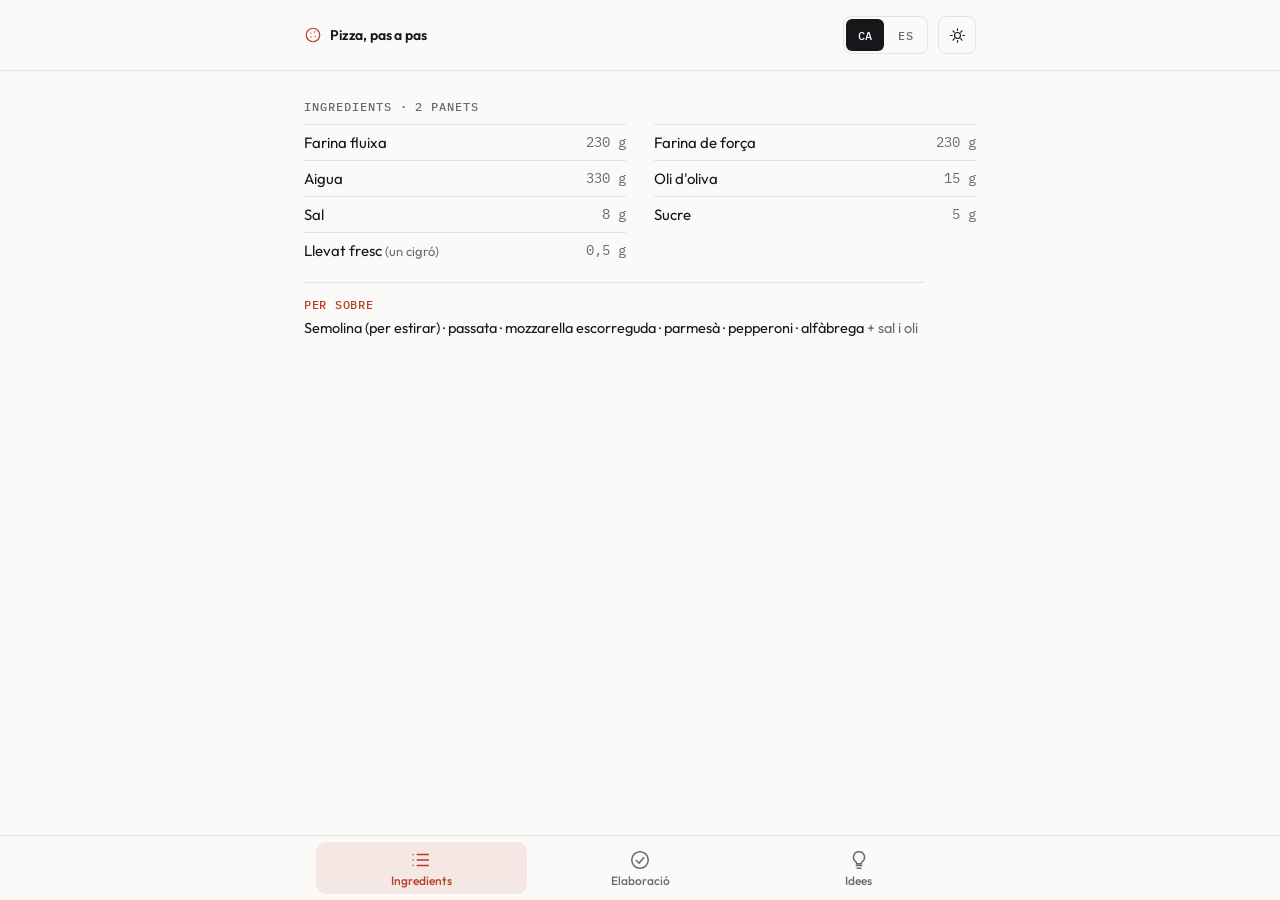
<file: index.html>
<!doctype html>
<html lang="ca" data-theme="light">
<head>
<meta charset="utf-8">
<meta name="viewport" content="width=device-width, initial-scale=1">
<title>Pizza, pas a pas</title>
<meta name="description" content="Recepta de pizza napolitana casolana, pas a pas — massa amb fermentació en fred i doble cocció.">
<link rel="preconnect" href="https://fonts.googleapis.com">
<link rel="preconnect" href="https://fonts.gstatic.com" crossorigin>
<link href="https://fonts.googleapis.com/css2?family=Outfit:wght@400;500;600&family=IBM+Plex+Mono:wght@400;500&display=swap" rel="stylesheet">
<link rel="stylesheet" href="style.css">
<link rel="manifest" href="manifest.webmanifest">
<link rel="icon" href="icons/icon-192.png" type="image/png">
<link rel="apple-touch-icon" href="icons/icon-192.png">
<meta name="theme-color" content="#fbfaf8" media="(prefers-color-scheme: light)">
<meta name="theme-color" content="#101012" media="(prefers-color-scheme: dark)">
<meta name="apple-mobile-web-app-capable" content="yes">
<meta name="apple-mobile-web-app-status-bar-style" content="black-translucent">
<meta name="apple-mobile-web-app-title" content="Pizza">
<script>
  // set the theme before first paint so dark mode never flashes light
  (function () {
    var t = null;
    try { t = localStorage.getItem('theme'); } catch (e) {}
    if (t !== 'dark' && t !== 'light') t = matchMedia('(prefers-color-scheme: dark)').matches ? 'dark' : 'light';
    document.documentElement.setAttribute('data-theme', t);
  })();
</script>
</head>
<body data-lang="ca">

<svg width="0" height="0" style="position:absolute" aria-hidden="true">
  <symbol id="i-repeat" viewBox="0 0 24 24"><path d="M17 2l4 4-4 4M3 11V9a3 3 0 0 1 3-3h15M7 22l-4-4 4-4M21 13v2a3 3 0 0 1-3 3H3" fill="none" stroke="currentColor" stroke-width="2" stroke-linecap="round" stroke-linejoin="round"/></symbol>
  <symbol id="i-chev" viewBox="0 0 24 24"><path d="M6 9l6 6 6-6" fill="none" stroke="currentColor" stroke-width="2" stroke-linecap="round" stroke-linejoin="round"/></symbol>
  <symbol id="i-tick" viewBox="0 0 24 24"><path d="M5 12.5l4.5 4.5L19 7" fill="none" stroke="currentColor" stroke-width="2.4" stroke-linecap="round" stroke-linejoin="round"/></symbol>
</svg>

<header class="topbar">
  <div class="topbar-inner">
    <h1 class="mark">
      <svg width="18" height="18" viewBox="0 0 24 24" fill="none" stroke="currentColor" stroke-width="1.6" aria-hidden="true"><circle cx="12" cy="12" r="9"/><circle cx="9" cy="9.5" r="0.9" fill="currentColor" stroke="none"/><circle cx="14" cy="8" r="0.9" fill="currentColor" stroke="none"/><circle cx="15" cy="14" r="0.9" fill="currentColor" stroke="none"/><circle cx="9.5" cy="14.5" r="0.9" fill="currentColor" stroke="none"/></svg>
      <span>Pizza, pas a pas</span>
    </h1>
    <div class="topbar-controls">
      <div class="lang-toggle" role="group" aria-label="Idioma">
        <button type="button" class="lang-btn" data-lang-btn="ca" aria-pressed="true">CA</button>
        <button type="button" class="lang-btn" data-lang-btn="es" aria-pressed="false">ES</button>
      </div>
      <button type="button" class="theme-btn" id="themeBtn" aria-label="Tema fosc" aria-pressed="false">
        <svg class="icon-sun" width="17" height="17" viewBox="0 0 24 24" fill="none" stroke="currentColor" stroke-width="1.6" stroke-linecap="round"><circle cx="12" cy="12" r="4.2"/><path d="M12 2.5v2.5M12 19v2.5M4.5 12H2M22 12h-2.5M5.6 5.6l1.8 1.8M16.6 16.6l1.8 1.8M18.4 5.6l-1.8 1.8M7.4 16.6l-1.8 1.8"/></svg>
        <svg class="icon-moon" width="17" height="17" viewBox="0 0 24 24" fill="none" stroke="currentColor" stroke-width="1.6" stroke-linecap="round" stroke-linejoin="round"><path d="M20 14.5A8.5 8.5 0 1 1 9.5 4a6.8 6.8 0 0 0 10.5 10.5Z"/></svg>
      </button>
    </div>
  </div>
</header>

<main class="wrap">

  <article class="lang-block" data-lang="ca">

    <section class="ingredients panel" data-tab="ingredients" id="panel-ingredients-ca">
      <h2>Ingredients · 2 panets</h2>
      <ul class="ing-list">
        <li><span>Farina fluixa</span><span class="ing-val">230 g</span></li>
        <li><span>Farina de força</span><span class="ing-val">230 g</span></li>
        <li><span>Aigua</span><span class="ing-val">330 g</span></li>
        <li><span>Oli d'oliva</span><span class="ing-val">15 g</span></li>
        <li><span>Sal</span><span class="ing-val">8 g</span></li>
        <li><span>Sucre</span><span class="ing-val">5 g</span></li>
        <li><span>Llevat fresc <span class="ing-hint">(un cigró)</span></span><span class="ing-val">0,5 g</span></li>
      </ul>
      <p class="ing-top"><span class="ing-label">Per sobre</span> Semolina (per estirar) · passata · mozzarella escorreguda · parmesà · pepperoni · alfàbrega <span class="plus">+ sal i oli</span></p>
    </section>

    <section class="steps panel" data-tab="steps" id="panel-steps-ca" hidden>
      <div class="steps-head"><h2><span class="h-t">Elaboració</span><span class="tally"><span class="tally-n"><span>0</span></span>/8</span></h2><button type="button" class="reset-btn" hidden>Tornar a començar</button></div>
      <ol class="step-list">
      <li class="step" data-id="1"><button type="button" class="step-btn" aria-pressed="false">
        <span class="step-num"><span class="n">1</span><svg class="tick" width="16" height="16"><use href="#i-tick"/></svg></span>
        <span class="step-body">
          <span class="step-head"><span class="step-title">Mesclar</span><span class="step-tags"><span class="step-time">30 s</span></span></span>
          <span class="step-detail"><span class="step-detail-in">Tot al bol, llevat dissolt en l'aigua. Barrejar sense amassar.</span></span>
        </span>
      </button></li>
      <li class="step" data-id="2"><button type="button" class="step-btn" aria-pressed="false">
        <span class="step-num"><span class="n">2</span><svg class="tick" width="16" height="16"><use href="#i-tick"/></svg></span>
        <span class="step-body">
          <span class="step-head"><span class="step-title">Reposar i plegar</span><span class="step-tags"><span class="rep"><svg width="13" height="13"><use href="#i-repeat"/></svg>×2–4</span></span></span>
          <span class="step-detail"><span class="step-detail-in"><span class="sub"><span class="sub-l">Reposa</span><span class="sub-d">Tapat, 15–20 min.</span></span><span class="sub"><span class="sub-l">Plega</span><span class="sub-d">Desenganxar, aixecar i doblegar la massa; girar 90°. Fins que quedi llisa.</span></span></span></span>
        </span>
      </button></li>
      <li class="step" data-id="3"><button type="button" class="step-btn" aria-pressed="false">
        <span class="step-num"><span class="n">3</span><svg class="tick" width="16" height="16"><use href="#i-tick"/></svg></span>
        <span class="step-body">
          <span class="step-head"><span class="step-title">Nevera</span><span class="step-tags"><span class="step-time">12 h</span></span></span>
          <span class="step-detail"><span class="step-detail-in">Tapat, d'un dia per l'altre.</span></span>
        </span>
      </button></li>
      <li class="step" data-id="4"><button type="button" class="step-btn" aria-pressed="false">
        <span class="step-num"><span class="n">4</span><svg class="tick" width="16" height="16"><use href="#i-tick"/></svg></span>
        <span class="step-body">
          <span class="step-head"><span class="step-title">Dividir</span><span class="step-tags"><span class="step-time">~260 g</span></span></span>
          <span class="step-detail"><span class="step-detail-in">Sobre una taula humida.</span></span>
        </span>
      </button></li>
      <li class="step" data-id="5"><button type="button" class="step-btn" aria-pressed="false">
        <span class="step-num"><span class="n">5</span><svg class="tick" width="16" height="16"><use href="#i-tick"/></svg></span>
        <span class="step-body">
          <span class="step-head"><span class="step-title">Boles a temperatura ambient</span><span class="step-tags"><span class="step-time">unes hores</span></span></span>
          <span class="step-detail"><span class="step-detail-in">Boles tapades, fins que tinguin bombolles.</span></span>
        </span>
      </button></li>
      <li class="step" data-id="6"><button type="button" class="step-btn" aria-pressed="false">
        <span class="step-num"><span class="n">6</span><svg class="tick" width="16" height="16"><use href="#i-tick"/></svg></span>
        <span class="step-body">
          <span class="step-head"><span class="step-title">Forn</span><span class="step-tags"><span class="step-time">250 °C · 45 min</span></span></span>
          <span class="step-detail"><span class="step-detail-in">Safata cap per avall a dalt. Calor a dalt i a baix.</span></span>
        </span>
      </button></li>
      <li class="step" data-id="7"><button type="button" class="step-btn" aria-pressed="false">
        <span class="step-num"><span class="n">7</span><svg class="tick" width="16" height="16"><use href="#i-tick"/></svg></span>
        <span class="step-body">
          <span class="step-head"><span class="step-title">Estirar i muntar</span><span class="step-tags"></span></span>
          <span class="step-detail"><span class="step-detail-in">Sobre semolina, des del centre amb els dits plans (mai de punta). A la pala: 2½ cullerades de passata, sal, oli.</span></span>
        </span>
      </button></li>
      <li class="step" data-id="8"><button type="button" class="step-btn" aria-pressed="false">
        <span class="step-num"><span class="n">8</span><svg class="tick" width="16" height="16"><use href="#i-tick"/></svg></span>
        <span class="step-body">
          <span class="step-head"><span class="step-title">Coure</span><span class="step-tags"><span class="rep"><svg width="13" height="13"><use href="#i-repeat"/></svg>×2</span></span></span>
          <span class="step-detail"><span class="step-detail-in"><span class="sub"><span class="sub-l">Base</span><span class="sub-d">3–4 min · Vora inflada, sense color.</span></span><span class="sub"><span class="sub-l">Acabat</span><span class="sub-d">2–3 min · Alfàbrega, mozzarella, pepperoni, parmesà. Grill si en té. Oli i tisores.</span></span></span></span>
        </span>
      </button></li>
      </ol>
    </section>

    <section class="ideas panel" data-tab="ideas" id="panel-ideas-ca" hidden>
      <h2>Idees</h2>
      <ul class="idea-list">
        <li class="idea" style="--i:0"><button type="button" class="idea-btn" aria-haspopup="dialog">
          <span class="idea-head"><span class="idea-title">Margherita</span><svg class="chev" width="16" height="16" aria-hidden="true"><use href="#i-chev"/></svg></span>
          <span class="idea-ing">Passata · mozzarella · alfàbrega · oli</span>
          <span class="idea-ins" hidden>Primera cocció amb passata. Treure, afegir la mozzarella a trossos i tornar-la al forn. Acabar amb alfàbrega fresca i un rajolí d'oli.</span>
        </button></li>
        <li class="idea" style="--i:1"><button type="button" class="idea-btn" aria-haspopup="dialog">
          <span class="idea-head"><span class="idea-title">Marinara</span><svg class="chev" width="16" height="16" aria-hidden="true"><use href="#i-chev"/></svg></span>
          <span class="idea-ing">Passata · all · orenga · oli</span>
          <span class="idea-ins" hidden>Sense formatge. Passata, all laminat i orenga abans de la primera cocció. Un bon rajolí d'oli al final.</span>
        </button></li>
        <li class="idea" style="--i:2"><button type="button" class="idea-btn" aria-haspopup="dialog">
          <span class="idea-head"><span class="idea-title">Diavola</span><svg class="chev" width="16" height="16" aria-hidden="true"><use href="#i-chev"/></svg></span>
          <span class="idea-ing">Passata · mozzarella · pepperoni · oli picant</span>
          <span class="idea-ins" hidden>Com la Margherita, afegint el pepperoni a la segona cocció perquè es torri una mica. Oli picant al final.</span>
        </button></li>
        <li class="idea" style="--i:3"><button type="button" class="idea-btn" aria-haspopup="dialog">
          <span class="idea-head"><span class="idea-title">Quatre formatges</span><svg class="chev" width="16" height="16" aria-hidden="true"><use href="#i-chev"/></svg></span>
          <span class="idea-ing">Mozzarella · gorgonzola · parmesà · provolone</span>
          <span class="idea-ins" hidden>Passata fina o res. A la segona cocció, repartir els quatre formatges. Deixar-la fins que faci bombolles.</span>
        </button></li>
        <li class="idea" style="--i:4"><button type="button" class="idea-btn" aria-haspopup="dialog">
          <span class="idea-head"><span class="idea-title">Prosciutto e funghi</span><svg class="chev" width="16" height="16" aria-hidden="true"><use href="#i-chev"/></svg></span>
          <span class="idea-ing">Passata · mozzarella · xampinyons · pernil cuit</span>
          <span class="idea-ins" hidden>Saltar els xampinyons en sec perquè no deixin aigua. Posar-los a la segona cocció i el pernil en sortir del forn.</span>
        </button></li>
        <li class="idea" style="--i:5"><button type="button" class="idea-btn" aria-haspopup="dialog">
          <span class="idea-head"><span class="idea-title">Napoli</span><svg class="chev" width="16" height="16" aria-hidden="true"><use href="#i-chev"/></svg></span>
          <span class="idea-ing">Passata · mozzarella · anxoves · olives · orenga</span>
          <span class="idea-ins" hidden>Primera cocció amb passata. A la segona, mozzarella, anxoves i olives. Poca sal: les anxoves ja en porten.</span>
        </button></li>
        <li class="idea" style="--i:6"><button type="button" class="idea-btn" aria-haspopup="dialog">
          <span class="idea-head"><span class="idea-title">Capricciosa</span><svg class="chev" width="16" height="16" aria-hidden="true"><use href="#i-chev"/></svg></span>
          <span class="idea-ing">Passata · mozzarella · pernil cuit · xampinyons · carxofes</span>
          <span class="idea-ins" hidden>Tot a la segona cocció, ben escorregut. Carxofes i xampinyons en làmines fines.</span>
        </button></li>
        <li class="idea" style="--i:7"><button type="button" class="idea-btn" aria-haspopup="dialog">
          <span class="idea-head"><span class="idea-title">Bianca de patata</span><svg class="chev" width="16" height="16" aria-hidden="true"><use href="#i-chev"/></svg></span>
          <span class="idea-ing">Patata · ceba · romaní · mozzarella · oli</span>
          <span class="idea-ins" hidden>Sense passata. Patata en rodanxes molt fines, ceba i romaní sobre oli. A la segona cocció, mozzarella.</span>
        </button></li>
        <li class="idea" style="--i:8"><button type="button" class="idea-btn" aria-haspopup="dialog">
          <span class="idea-head"><span class="idea-title">Vegetariana</span><svg class="chev" width="16" height="16" aria-hidden="true"><use href="#i-chev"/></svg></span>
          <span class="idea-ing">Passata · mozzarella · pebrot · carbassó · alberginia</span>
          <span class="idea-ins" hidden>Rostir o saltar abans les verdures, que no portin aigua. Posar-les a la segona cocció.</span>
        </button></li>
        <li class="idea" style="--i:9"><button type="button" class="idea-btn" aria-haspopup="dialog">
          <span class="idea-head"><span class="idea-title">Burrata i pesto</span><svg class="chev" width="16" height="16" aria-hidden="true"><use href="#i-chev"/></svg></span>
          <span class="idea-ing">Mozzarella · pesto · burrata · tomàquets cirerol</span>
          <span class="idea-ins" hidden>Primera cocció amb mozzarella. En sortir, burrata a trossos, pesto i cirerols tallats.</span>
        </button></li>
      </ul>
    </section>
  </article>

  <article class="lang-block" data-lang="es" hidden>

    <section class="ingredients panel" data-tab="ingredients" id="panel-ingredients-es">
      <h2>Ingredientes · 2 bolas</h2>
      <ul class="ing-list">
        <li><span>Harina floja</span><span class="ing-val">230 g</span></li>
        <li><span>Harina de fuerza</span><span class="ing-val">230 g</span></li>
        <li><span>Agua</span><span class="ing-val">330 g</span></li>
        <li><span>Aceite de oliva</span><span class="ing-val">15 g</span></li>
        <li><span>Sal</span><span class="ing-val">8 g</span></li>
        <li><span>Azúcar</span><span class="ing-val">5 g</span></li>
        <li><span>Levadura fresca <span class="ing-hint">(un garbanzo)</span></span><span class="ing-val">0,5 g</span></li>
      </ul>
      <p class="ing-top"><span class="ing-label">Encima</span> Sémola (para estirar) · tomate triturado · mozzarella escurrida · parmesano · pepperoni · albahaca <span class="plus">+ sal y aceite</span></p>
    </section>

    <section class="steps panel" data-tab="steps" id="panel-steps-es" hidden>
      <div class="steps-head"><h2><span class="h-t">Elaboración</span><span class="tally"><span class="tally-n"><span>0</span></span>/8</span></h2><button type="button" class="reset-btn" hidden>Empezar de nuevo</button></div>
      <ol class="step-list">
      <li class="step" data-id="1"><button type="button" class="step-btn" aria-pressed="false">
        <span class="step-num"><span class="n">1</span><svg class="tick" width="16" height="16"><use href="#i-tick"/></svg></span>
        <span class="step-body">
          <span class="step-head"><span class="step-title">Mezclar</span><span class="step-tags"><span class="step-time">30 s</span></span></span>
          <span class="step-detail"><span class="step-detail-in">Todo al bol, levadura disuelta en el agua. Mezclar sin amasar.</span></span>
        </span>
      </button></li>
      <li class="step" data-id="2"><button type="button" class="step-btn" aria-pressed="false">
        <span class="step-num"><span class="n">2</span><svg class="tick" width="16" height="16"><use href="#i-tick"/></svg></span>
        <span class="step-body">
          <span class="step-head"><span class="step-title">Reposar y plegar</span><span class="step-tags"><span class="rep"><svg width="13" height="13"><use href="#i-repeat"/></svg>×2–4</span></span></span>
          <span class="step-detail"><span class="step-detail-in"><span class="sub"><span class="sub-l">Reposa</span><span class="sub-d">Tapado, 15–20 min.</span></span><span class="sub"><span class="sub-l">Pliega</span><span class="sub-d">Despegar, levantar y doblar la masa; girar 90°. Hasta que quede lisa.</span></span></span></span>
        </span>
      </button></li>
      <li class="step" data-id="3"><button type="button" class="step-btn" aria-pressed="false">
        <span class="step-num"><span class="n">3</span><svg class="tick" width="16" height="16"><use href="#i-tick"/></svg></span>
        <span class="step-body">
          <span class="step-head"><span class="step-title">Nevera</span><span class="step-tags"><span class="step-time">12 h</span></span></span>
          <span class="step-detail"><span class="step-detail-in">Tapado, de un día para otro.</span></span>
        </span>
      </button></li>
      <li class="step" data-id="4"><button type="button" class="step-btn" aria-pressed="false">
        <span class="step-num"><span class="n">4</span><svg class="tick" width="16" height="16"><use href="#i-tick"/></svg></span>
        <span class="step-body">
          <span class="step-head"><span class="step-title">Dividir</span><span class="step-tags"><span class="step-time">~260 g</span></span></span>
          <span class="step-detail"><span class="step-detail-in">Sobre una mesa húmeda.</span></span>
        </span>
      </button></li>
      <li class="step" data-id="5"><button type="button" class="step-btn" aria-pressed="false">
        <span class="step-num"><span class="n">5</span><svg class="tick" width="16" height="16"><use href="#i-tick"/></svg></span>
        <span class="step-body">
          <span class="step-head"><span class="step-title">Bolas a temperatura ambiente</span><span class="step-tags"><span class="step-time">unas horas</span></span></span>
          <span class="step-detail"><span class="step-detail-in">Bolas tapadas, hasta que tengan burbujas.</span></span>
        </span>
      </button></li>
      <li class="step" data-id="6"><button type="button" class="step-btn" aria-pressed="false">
        <span class="step-num"><span class="n">6</span><svg class="tick" width="16" height="16"><use href="#i-tick"/></svg></span>
        <span class="step-body">
          <span class="step-head"><span class="step-title">Horno</span><span class="step-tags"><span class="step-time">250 °C · 45 min</span></span></span>
          <span class="step-detail"><span class="step-detail-in">Bandeja boca abajo arriba. Calor arriba y abajo.</span></span>
        </span>
      </button></li>
      <li class="step" data-id="7"><button type="button" class="step-btn" aria-pressed="false">
        <span class="step-num"><span class="n">7</span><svg class="tick" width="16" height="16"><use href="#i-tick"/></svg></span>
        <span class="step-body">
          <span class="step-head"><span class="step-title">Estirar y montar</span><span class="step-tags"></span></span>
          <span class="step-detail"><span class="step-detail-in">Sobre sémola, desde el centro con los dedos planos (nunca de punta). A la pala: 2½ cucharadas de tomate, sal, aceite.</span></span>
        </span>
      </button></li>
      <li class="step" data-id="8"><button type="button" class="step-btn" aria-pressed="false">
        <span class="step-num"><span class="n">8</span><svg class="tick" width="16" height="16"><use href="#i-tick"/></svg></span>
        <span class="step-body">
          <span class="step-head"><span class="step-title">Cocer</span><span class="step-tags"><span class="rep"><svg width="13" height="13"><use href="#i-repeat"/></svg>×2</span></span></span>
          <span class="step-detail"><span class="step-detail-in"><span class="sub"><span class="sub-l">Base</span><span class="sub-d">3–4 min · Borde hinchado, sin color.</span></span><span class="sub"><span class="sub-l">Acabado</span><span class="sub-d">2–3 min · Albahaca, mozzarella, pepperoni, parmesano. Grill si tiene. Aceite y tijeras.</span></span></span></span>
        </span>
      </button></li>
      </ol>
    </section>

    <section class="ideas panel" data-tab="ideas" id="panel-ideas-es" hidden>
      <h2>Ideas</h2>
      <ul class="idea-list">
        <li class="idea" style="--i:0"><button type="button" class="idea-btn" aria-haspopup="dialog">
          <span class="idea-head"><span class="idea-title">Margherita</span><svg class="chev" width="16" height="16" aria-hidden="true"><use href="#i-chev"/></svg></span>
          <span class="idea-ing">Tomate · mozzarella · albahaca · aceite</span>
          <span class="idea-ins" hidden>Primera cocción con tomate. Sacar, añadir la mozzarella a trozos y volver al horno. Terminar con albahaca fresca y un chorrito de aceite.</span>
        </button></li>
        <li class="idea" style="--i:1"><button type="button" class="idea-btn" aria-haspopup="dialog">
          <span class="idea-head"><span class="idea-title">Marinara</span><svg class="chev" width="16" height="16" aria-hidden="true"><use href="#i-chev"/></svg></span>
          <span class="idea-ing">Tomate · ajo · orégano · aceite</span>
          <span class="idea-ins" hidden>Sin queso. Tomate, ajo laminado y orégano antes de la primera cocción. Un buen chorro de aceite al final.</span>
        </button></li>
        <li class="idea" style="--i:2"><button type="button" class="idea-btn" aria-haspopup="dialog">
          <span class="idea-head"><span class="idea-title">Diavola</span><svg class="chev" width="16" height="16" aria-hidden="true"><use href="#i-chev"/></svg></span>
          <span class="idea-ing">Tomate · mozzarella · pepperoni · aceite picante</span>
          <span class="idea-ins" hidden>Como la Margherita, añadiendo el pepperoni en la segunda cocción para que se tueste un poco. Aceite picante al final.</span>
        </button></li>
        <li class="idea" style="--i:3"><button type="button" class="idea-btn" aria-haspopup="dialog">
          <span class="idea-head"><span class="idea-title">Cuatro quesos</span><svg class="chev" width="16" height="16" aria-hidden="true"><use href="#i-chev"/></svg></span>
          <span class="idea-ing">Mozzarella · gorgonzola · parmesano · provolone</span>
          <span class="idea-ins" hidden>Tomate fino o nada. En la segunda cocción, repartir los cuatro quesos. Dejar hasta que burbujee.</span>
        </button></li>
        <li class="idea" style="--i:4"><button type="button" class="idea-btn" aria-haspopup="dialog">
          <span class="idea-head"><span class="idea-title">Prosciutto e funghi</span><svg class="chev" width="16" height="16" aria-hidden="true"><use href="#i-chev"/></svg></span>
          <span class="idea-ing">Tomate · mozzarella · champiñones · jamón cocido</span>
          <span class="idea-ins" hidden>Saltear los champiñones en seco para que no suelten agua. Ponerlos en la segunda cocción y el jamón al sacarla.</span>
        </button></li>
        <li class="idea" style="--i:5"><button type="button" class="idea-btn" aria-haspopup="dialog">
          <span class="idea-head"><span class="idea-title">Napoli</span><svg class="chev" width="16" height="16" aria-hidden="true"><use href="#i-chev"/></svg></span>
          <span class="idea-ing">Tomate · mozzarella · anchoas · aceitunas · orégano</span>
          <span class="idea-ins" hidden>Primera cocción con tomate. En la segunda, mozzarella, anchoas y aceitunas. Poca sal: las anchoas ya llevan.</span>
        </button></li>
        <li class="idea" style="--i:6"><button type="button" class="idea-btn" aria-haspopup="dialog">
          <span class="idea-head"><span class="idea-title">Capricciosa</span><svg class="chev" width="16" height="16" aria-hidden="true"><use href="#i-chev"/></svg></span>
          <span class="idea-ing">Tomate · mozzarella · jamón cocido · champiñones · alcachofas</span>
          <span class="idea-ins" hidden>Todo en la segunda cocción, bien escurrido. Alcachofas y champiñones en láminas finas.</span>
        </button></li>
        <li class="idea" style="--i:7"><button type="button" class="idea-btn" aria-haspopup="dialog">
          <span class="idea-head"><span class="idea-title">Bianca de patata</span><svg class="chev" width="16" height="16" aria-hidden="true"><use href="#i-chev"/></svg></span>
          <span class="idea-ing">Patata · cebolla · romero · mozzarella · aceite</span>
          <span class="idea-ins" hidden>Sin tomate. Patata en rodajas muy finas, cebolla y romero sobre aceite. En la segunda cocción, mozzarella.</span>
        </button></li>
        <li class="idea" style="--i:8"><button type="button" class="idea-btn" aria-haspopup="dialog">
          <span class="idea-head"><span class="idea-title">Vegetariana</span><svg class="chev" width="16" height="16" aria-hidden="true"><use href="#i-chev"/></svg></span>
          <span class="idea-ing">Tomate · mozzarella · pimiento · calabacín · berenjena</span>
          <span class="idea-ins" hidden>Asar o saltear antes las verduras para que no suelten agua. Ponerlas en la segunda cocción.</span>
        </button></li>
        <li class="idea" style="--i:9"><button type="button" class="idea-btn" aria-haspopup="dialog">
          <span class="idea-head"><span class="idea-title">Burrata y pesto</span><svg class="chev" width="16" height="16" aria-hidden="true"><use href="#i-chev"/></svg></span>
          <span class="idea-ing">Mozzarella · pesto · burrata · tomates cherry</span>
          <span class="idea-ins" hidden>Primera cocción con mozzarella. Al sacarla, burrata a trozos, pesto y cherrys cortados.</span>
        </button></li>
      </ul>
    </section>
  </article>

</main>

<nav class="tabbar" aria-label="Seccions" data-active="ingredients">
<div class="tabs"><span class="tab-ind" aria-hidden="true"></span>
  <button type="button" class="tab" data-tab-btn="ingredients" aria-controls="panel-ingredients-ca panel-ingredients-es" aria-pressed="true">
    <svg width="22" height="22" viewBox="0 0 24 24" fill="none" stroke="currentColor" stroke-width="1.7" stroke-linecap="round" stroke-linejoin="round" aria-hidden="true"><path d="M8 6h12M8 12h12M8 18h12M3.5 6h.01M3.5 12h.01M3.5 18h.01"/></svg>
    <span class="tab-l" data-l="ca">Ingredients</span><span class="tab-l" data-l="es">Ingredientes</span>
  </button>
  <button type="button" class="tab" data-tab-btn="steps" aria-controls="panel-steps-ca panel-steps-es" aria-pressed="false">
    <svg width="22" height="22" viewBox="0 0 24 24" fill="none" stroke="currentColor" stroke-width="1.7" stroke-linecap="round" stroke-linejoin="round" aria-hidden="true"><circle cx="12" cy="12" r="9"/><path d="M8 12.5l3 3 5-6"/></svg>
    <span class="tab-l" data-l="ca">Elaboració</span><span class="tab-l" data-l="es">Elaboración</span>
  </button>
  <button type="button" class="tab" data-tab-btn="ideas" aria-controls="panel-ideas-ca panel-ideas-es" aria-pressed="false">
    <svg width="22" height="22" viewBox="0 0 24 24" fill="none" stroke="currentColor" stroke-width="1.7" stroke-linecap="round" stroke-linejoin="round" aria-hidden="true"><path d="M9 18h6M10 21h4M12 3a6 6 0 0 0-3.5 10.9c.6.5 1 1.2 1 2.1h5c0-.9.4-1.6 1-2.1A6 6 0 0 0 12 3z"/></svg>
    <span class="tab-l" data-l="ca">Idees</span><span class="tab-l" data-l="es">Ideas</span>
  </button>
</div>
</nav>

<dialog class="sheet" id="sheet" aria-labelledby="sheet-title">
  <div class="sheet-grip" aria-hidden="true"></div>
  <button type="button" class="sheet-close" id="sheetClose" aria-label="Tanca">
    <svg width="18" height="18" viewBox="0 0 24 24" fill="none" stroke="currentColor" stroke-width="2" stroke-linecap="round" aria-hidden="true"><path d="M6 6l12 12M18 6L6 18"/></svg>
  </button>
  <h2 class="sheet-title" id="sheet-title"><span class="sheet-title-t"></span></h2>
  <p class="sheet-ing"></p>
  <p class="sheet-ins"></p>
</dialog>

<script src="script.js"></script>
<script>
  if ('serviceWorker' in navigator) {
    window.addEventListener('load', () => {
      navigator.serviceWorker.register('sw.js').catch(() => {});
    });
  }
</script>
</body>
</html>
</file>
<file: style.css>
:root {
  --bg: #fbfaf8;
  --bg-raised: #ffffff;
  --ink: #17161a;
  --ink-soft: #6b6a70;
  --line: #e6e4df;
  --accent: oklch(0.53 0.16 32);
  --accent-soft: oklch(0.53 0.16 32 / 0.1);
  --mono: 'IBM Plex Mono', ui-monospace, monospace;
  --sans: 'Outfit', system-ui, sans-serif;
  --ease-out: cubic-bezier(0.23, 1, 0.32, 1);
}

html[data-theme="dark"] {
  --bg: #101012;
  --bg-raised: #17171a;
  --ink: #f2f1ee;
  --ink-soft: #96959c;
  --line: #2a2a2e;
  --accent: oklch(0.72 0.14 32);
  --accent-soft: oklch(0.72 0.14 32 / 0.14);
}

* { box-sizing: border-box; -webkit-tap-highlight-color: transparent; }

::selection { background: var(--accent-soft); color: var(--ink); }
:focus-visible { outline: 2px solid var(--accent); outline-offset: 2px; border-radius: 6px; }

html { color-scheme: light; }
html[data-theme="dark"] { color-scheme: dark; }

body {
  margin: 0;
  background: var(--bg);
  color: var(--ink);
  font-family: var(--sans);
  font-weight: 400;
  -webkit-font-smoothing: antialiased;
  transition: background 0.2s ease, color 0.2s ease;
}

h1, h2, h3 {
  font-family: var(--sans);
  font-weight: 600;
  letter-spacing: -0.02em;
  margin: 0;
  color: var(--ink);
}

p { margin: 0; line-height: 1.65; color: var(--ink-soft); }

/* ---------- topbar ---------- */

.topbar {
  position: sticky;
  top: 0;
  z-index: 10;
  background: color-mix(in srgb, var(--bg) 88%, transparent);
  backdrop-filter: blur(10px);
  border-bottom: 1px solid var(--line);
}

.topbar-inner {
  max-width: 720px;
  margin: 0 auto;
  padding: 16px 24px;
  display: flex;
  align-items: center;
  justify-content: space-between;
}

.mark {
  display: flex;
  align-items: center;
  gap: 8px;
  font-weight: 600;
  font-size: 14px;
  letter-spacing: -0.01em;
  color: var(--ink);
}

.mark svg { color: var(--accent); flex-shrink: 0; }

.topbar-controls {
  display: flex;
  align-items: center;
  gap: 10px;
}

.lang-toggle {
  display: flex;
  border: 1px solid var(--line);
  border-radius: 8px;
  padding: 2px;
  gap: 2px;
}

/* small controls keep their look but get a 44px hit area for messy fingers */
.lang-btn, .theme-btn, .reset-btn { position: relative; }
.lang-btn::after, .theme-btn::after, .reset-btn::after { content: ''; position: absolute; }
.lang-btn::after { inset: -7px -1px; }
.theme-btn::after { inset: -4px; }
.reset-btn::after { inset: -8px -8px -8px -4px; }

.lang-btn {
  appearance: none;
  min-height: 32px;
  border: none;
  background: transparent;
  color: var(--ink-soft);
  font-family: var(--mono);
  font-size: 12px;
  font-weight: 500;
  letter-spacing: 0.03em;
  padding: 5px 12px;
  border-radius: 6px;
  cursor: pointer;
}

.lang-btn[aria-pressed="true"] {
  background: var(--ink);
  color: var(--bg);
}

.theme-btn {
  appearance: none;
  border: 1px solid var(--line);
  background: transparent;
  color: var(--ink);
  width: 38px;
  height: 38px;
  border-radius: 8px;
  display: flex;
  align-items: center;
  justify-content: center;
  cursor: pointer;
}

.theme-btn .icon-moon { display: none; }
html[data-theme="dark"] .theme-btn .icon-sun { display: none; }
html[data-theme="dark"] .theme-btn .icon-moon { display: block; }

/* ---------- layout ---------- */

.wrap {
  max-width: 720px;
  margin: 0 auto;
  padding: 0 24px 110px;
}

/* ---------- ingredients ---------- */

.ingredients { padding: 28px 0 8px; }

.ingredients h2, .steps h2 {
  font-size: 12px;
  font-family: var(--mono);
  font-weight: 500;
  letter-spacing: 0.08em;
  text-transform: uppercase;
  color: var(--ink-soft);
  margin-bottom: 10px;
}

.ing-list {
  list-style: none;
  margin: 0;
  padding: 0;
  display: grid;
  grid-template-columns: repeat(2, minmax(0, 1fr));
  column-gap: 28px;
}

.ing-list li {
  display: flex;
  justify-content: space-between;
  gap: 10px;
  padding: 8px 0;
  border-top: 1px solid var(--line);
  font-size: 15px;
  color: var(--ink);
}

.ing-val {
  font-family: var(--mono);
  font-size: 14px;
  color: var(--ink-soft);
  white-space: nowrap;
  font-variant-numeric: tabular-nums;
}

.ing-top {
  margin-top: 14px;
  padding-top: 12px;
  border-top: 1px solid var(--line);
  font-size: 14.5px;
  line-height: 1.6;
  color: var(--ink);
  max-width: 62ch;
}

.ing-label {
  display: block;
  margin-bottom: 2px;
  font-family: var(--mono);
  font-size: 12px;
  font-weight: 500;
  letter-spacing: 0.06em;
  text-transform: uppercase;
  color: var(--accent);
}

.ing-hint { color: var(--ink-soft); font-size: 13px; }

.plus { color: var(--ink-soft); white-space: nowrap; }

/* ---------- steps ---------- */

.steps { padding-top: 28px; }

.steps-head {
  display: flex;
  align-items: baseline;
  justify-content: space-between;
  min-height: 28px;
}

.reset-btn {
  appearance: none;
  border: 0;
  background: none;
  padding: 6px 0 6px 12px;
  font: inherit;
  font-size: 13px;
  color: var(--accent);
  cursor: pointer;
  text-decoration: underline;
  text-underline-offset: 3px;
}

.step-list { list-style: none; margin: 0; padding: 0; }

.step { border-top: 1px solid var(--line); }
.step:last-child { border-bottom: 1px solid var(--line); }

.step-btn {
  appearance: none;
  display: grid;
  grid-template-columns: 32px 1fr;
  gap: 10px;
  width: 100%;
  min-height: 48px;
  padding: 14px 0;
  border: 0;
  background: none;
  font: inherit;
  color: inherit;
  text-align: left;
  cursor: pointer;
}

.step-num {
  position: relative;
  width: 26px;
  height: 26px;
  margin-top: -1px;
  border-radius: 50%;
  display: grid;
  place-items: center;
  font-family: var(--mono);
  font-size: 13px;
  font-weight: 500;
  color: var(--accent);
  box-shadow: inset 0 0 0 1px var(--accent);
  transition: background-color 0.25s var(--ease-out), color 0.25s, transform 0.14s var(--ease-out);
}

.step-num > * { grid-area: 1 / 1; transition: opacity 0.2s, transform 0.35s var(--ease-out); }
.step-num .tick { opacity: 0; transform: scale(0.5); stroke-dasharray: 22; stroke-dashoffset: 22; transition: opacity 0.2s, transform 0.35s var(--ease-out), stroke-dashoffset 0.3s var(--ease-out) 0.08s; }
.step-btn:active .step-num { transform: scale(0.92); }

.step-body { display: block; min-width: 0; }

.step-head {
  display: flex;
  align-items: baseline;
  justify-content: space-between;
  gap: 4px 12px;
  flex-wrap: wrap;
}

.step-title {
  font-size: 17px;
  font-weight: 600;
  letter-spacing: -0.01em;
  color: var(--ink);
  transition: color 0.25s;
}

.step-tags { display: inline-flex; align-items: center; gap: 8px; }

.step-time {
  font-family: var(--mono);
  font-size: 14px;
  color: var(--ink-soft);
  white-space: nowrap;
}

.rep {
  display: inline-flex;
  align-items: center;
  gap: 4px;
  padding: 2px 8px 2px 6px;
  border-radius: 999px;
  background: var(--accent-soft);
  font-family: var(--mono);
  font-size: 13.5px;
  font-weight: 500;
  color: var(--accent);
  white-space: nowrap;
}

.step-detail {
  display: grid;
  grid-template-rows: 1fr;
  transition: grid-template-rows 0.4s var(--ease-out), opacity 0.3s;
}

.step-detail-in {
  display: block;
  min-height: 0;
  overflow: hidden;
  padding-top: 4px;
  font-size: 15px;
  line-height: 1.5;
  color: var(--ink-soft);
  max-width: 60ch;
}

.sub { display: grid; grid-template-columns: 68px 1fr; gap: 10px; padding: 3px 0; }

.sub-l {
  font-family: var(--mono);
  font-size: 12px;
  font-weight: 500;
  letter-spacing: 0.05em;
  text-transform: uppercase;
  color: var(--accent);
  padding-top: 3px;
}

.sub-d { display: block; }

.step-btn:hover .step-title { color: var(--accent); }

/* done: the step collapses to its title */
.step-btn[aria-pressed="true"] .step-num { background: var(--accent); color: var(--bg); }
.step-btn[aria-pressed="true"] .step-num .n { opacity: 0; transform: scale(0.5); }
.step-btn[aria-pressed="true"] .step-num .tick { opacity: 1; transform: none; stroke-dashoffset: 0; }
.step-btn[aria-pressed="true"] .step-title { color: var(--ink-soft); text-decoration: line-through; text-decoration-color: color-mix(in srgb, var(--ink-soft) 50%, transparent); }
.step-btn[aria-pressed="true"] .step-detail { grid-template-rows: 0fr; opacity: 0; }

@media (prefers-reduced-motion: reduce) {
  .step-num, .step-num > *, .step-detail, .step-title { transition: none; }
}

/* ---------- responsive ---------- */

@media (max-width: 640px) {
  .wrap { padding: 0 18px 72px; }
  .topbar-inner { padding: 10px 18px; }
  .ing-list { column-gap: 20px; }
  .ing-list li { font-size: 14.5px; }
  .step-btn { grid-template-columns: 30px 1fr; gap: 8px; }
  .mark span { position: absolute; width: 1px; height: 1px; overflow: hidden; clip-path: inset(50%); white-space: nowrap; }
}

/* ---------- ideas ---------- */

.ideas h2 {
  font-size: 12px;
  font-family: var(--mono);
  font-weight: 500;
  letter-spacing: 0.08em;
  text-transform: uppercase;
  color: var(--ink-soft);
  margin-bottom: 10px;
}

.idea-list { list-style: none; margin: 0; padding: 0; }
.idea { border-top: 1px solid var(--line); }
.idea:last-child { border-bottom: 1px solid var(--line); }

.idea-btn {
  appearance: none;
  display: block;
  width: 100%;
  min-height: 48px;
  padding: 14px 0;
  border: 0;
  background: none;
  font: inherit;
  color: inherit;
  text-align: left;
  cursor: pointer;
}

.idea-head { display: flex; align-items: center; justify-content: space-between; gap: 12px; }

.idea-title { font-size: 17px; font-weight: 600; letter-spacing: -0.01em; color: var(--ink); transition: color 0.2s; }

.chev { flex-shrink: 0; color: var(--ink-soft); transform: rotate(-90deg); transition: transform 0.2s var(--ease-out); }

.idea-ing { display: block; margin-top: 2px; padding-right: 28px; font-size: 14.5px; line-height: 1.45; color: var(--ink-soft); }

.idea-btn:hover .idea-title { color: var(--accent); }
.idea-btn:active .chev { transform: rotate(-90deg) translateY(2px); }

/* sheet (modal) */

.sheet {
  position: fixed;
  inset: auto 0 0 0;
  width: 100%;
  max-width: 560px;
  max-height: 80dvh;
  margin: 0 auto;
  padding: 10px 22px calc(28px + env(safe-area-inset-bottom));
  border: 0;
  border-radius: 20px 20px 0 0;
  background: var(--bg-raised);
  color: var(--ink);
  box-shadow: 0 -12px 40px rgb(0 0 0 / 0.25);
  overflow-y: auto;
  overscroll-behavior: contain;
  transform: translateY(0);
  transition: transform 0.35s var(--ease-out), overlay 0.35s allow-discrete, display 0.35s allow-discrete;
}

.sheet:not([open]) { transform: translateY(100%); }

@starting-style {
  .sheet[open] { transform: translateY(100%); }
}

.sheet::backdrop {
  background: rgb(0 0 0 / 0.5);
  opacity: 1;
  transition: opacity 0.35s var(--ease-out), overlay 0.35s allow-discrete, display 0.35s allow-discrete;
}

.sheet:not([open])::backdrop { opacity: 0; }

@starting-style {
  .sheet[open]::backdrop { opacity: 0; }
}

.sheet-grip { width: 36px; height: 4px; margin: 0 auto 14px; border-radius: 2px; background: var(--line); }

.sheet-close {
  appearance: none;
  position: absolute;
  top: 14px;
  right: 12px;
  width: 44px;
  height: 44px;
  display: grid;
  place-items: center;
  border: 0;
  border-radius: 50%;
  background: none;
  color: var(--ink-soft);
  cursor: pointer;
}

.sheet-title { font-size: 26px; line-height: 1.1; padding-right: 44px; }
.sheet-ing { margin-top: 8px; font-size: 14.5px; line-height: 1.45; }
.sheet-ins { margin-top: 18px; padding-top: 16px; border-top: 1px solid var(--line); font-size: 17px; line-height: 1.55; color: var(--ink); max-width: 52ch; }

@media (prefers-reduced-motion: reduce) {
  .sheet, .sheet::backdrop, .chev { transition: none; }
}

/* ---------- tabs ---------- */

@keyframes rise {
  from { opacity: 0; transform: translateY(6px); }
}

.panel:not([hidden]) :is(.ing-list li, .ing-top, .step, .idea) {
  animation: rise 0.3s var(--ease-out) backwards;
  animation-delay: calc(var(--i, 0) * 35ms);
}

.ing-list li:nth-child(2) { --i: 1; } .ing-list li:nth-child(3) { --i: 2; } .ing-list li:nth-child(4) { --i: 3; }
.ing-list li:nth-child(5) { --i: 4; } .ing-list li:nth-child(6) { --i: 5; } .ing-list li:nth-child(7) { --i: 6; }
.ing-top { --i: 7; }
.ideas { padding-top: 28px; }
.step:nth-child(2) { --i: 1; } .step:nth-child(3) { --i: 2; } .step:nth-child(4) { --i: 3; }
.step:nth-child(5) { --i: 4; } .step:nth-child(6) { --i: 5; } .step:nth-child(7) { --i: 6; } .step:nth-child(8) { --i: 7; }

.tabbar {
  position: fixed;
  left: 0;
  right: 0;
  bottom: 0;
  z-index: 10;
  padding: 6px 18px calc(6px + env(safe-area-inset-bottom));
  background: color-mix(in srgb, var(--bg) 92%, transparent);
  backdrop-filter: blur(10px);
  border-top: 1px solid var(--line);
}

.tabs {
  position: relative;
  display: flex;
  gap: 8px;
  max-width: 648px;
  margin: 0 auto;
}

.tab-ind {
  position: absolute;
  inset: 0 auto 0 0;
  width: calc((100% - 16px) / 3);
  border-radius: 10px;
  background: var(--accent-soft);
  transition: transform 0.28s var(--ease-out);
}

.tabbar[data-active="steps"] .tab-ind { transform: translateX(calc(100% + 8px)); }
.tabbar[data-active="ideas"] .tab-ind { transform: translateX(calc(200% + 16px)); }

.tab {
  position: relative;
  appearance: none;
  flex: 1;
  min-height: 52px;
  display: flex;
  flex-direction: column;
  align-items: center;
  justify-content: center;
  gap: 2px;
  border: 0;
  border-radius: 10px;
  background: none;
  font: inherit;
  font-size: 12px;
  font-weight: 500;
  color: var(--ink-soft);
  cursor: pointer;
  transition: color 0.2s, transform 0.14s var(--ease-out);
}

.tab:active { transform: scale(0.96); }

.tab[aria-pressed="true"] { color: var(--accent); }

.tab-l { display: none; }
body[data-lang="ca"] .tab-l[data-l="ca"],
body[data-lang="es"] .tab-l[data-l="es"] { display: inline; }

@media (prefers-reduced-motion: reduce) {
  .panel:not([hidden]) :is(.ing-list li, .ing-top, .step, .idea) { animation: none; }
  .tab-ind, .tab, .step-btn:active .step-num { transition: none; transform: none; }
  .tabbar[data-active="steps"] .tab-ind { transform: translateX(calc(100% + 8px)); }
.tabbar[data-active="ideas"] .tab-ind { transform: translateX(calc(200% + 16px)); }
}

/* ---------- language morph ---------- */

.ml { display: inline-block; white-space: pre; text-decoration: inherit; }
.ml-word { white-space: nowrap; text-decoration: inherit; }
.ml-ghost { position: absolute; pointer-events: none; }

@keyframes lang-in {
  from { opacity: 0.25; filter: blur(3px); }
}

.lang-swap .panel:not([hidden]) :is(.ing-list li, .ing-top, .step, .idea) { animation: none; }
.lang-swap :is(.step-detail-in, .idea-ing, .ing-top, .ing-hint) { animation: lang-in 0.4s var(--ease-out) 0.08s backwards; }

/* ---------- progress tally ---------- */

.tally {
  margin-left: 10px;
  color: var(--accent);
  font-variant-numeric: tabular-nums;
  letter-spacing: 0.02em;
}

.tally-n { display: inline-grid; overflow: hidden; }
.tally-n > span { grid-area: 1 / 1; }

/* ---------- celebration ---------- */

.confetti {
  position: fixed;
  inset: 0;
  width: 100%;
  height: 100%;
  z-index: 30;
  pointer-events: none;
}

/* ---------- theme reveal ---------- */

.theme-btn svg { animation: icon-in 0.5s var(--ease-out); }

@keyframes icon-in {
  from { opacity: 0; transform: rotate(-80deg) scale(0.5); }
}

html.vt-theme body { transition: none; }
html.vt-theme::view-transition-old(root),
html.vt-theme::view-transition-new(root) { animation: none; mix-blend-mode: normal; }

/* ---------- idea sheet shared title ---------- */

.sheet-title-t { display: inline-block; }
.sheet.vt-open, .sheet.vt-open::backdrop { transition: none; }

@keyframes sheet-up {
  from { transform: translateY(100%); }
}

html.vt-sheet::view-transition-group(*) { animation-duration: 0.44s; animation-timing-function: var(--ease-out); }
html.vt-sheet::view-transition-new(sheet) { animation: sheet-up 0.44s var(--ease-out) both; }
html.vt-sheet::view-transition-old(idea-title) { animation-duration: 0.2s; }

@media (prefers-reduced-motion: reduce) {
  .theme-btn svg, .lang-swap :is(.step-detail-in, .idea-ing, .ing-top, .ing-hint) { animation: none; }
}
</file>
